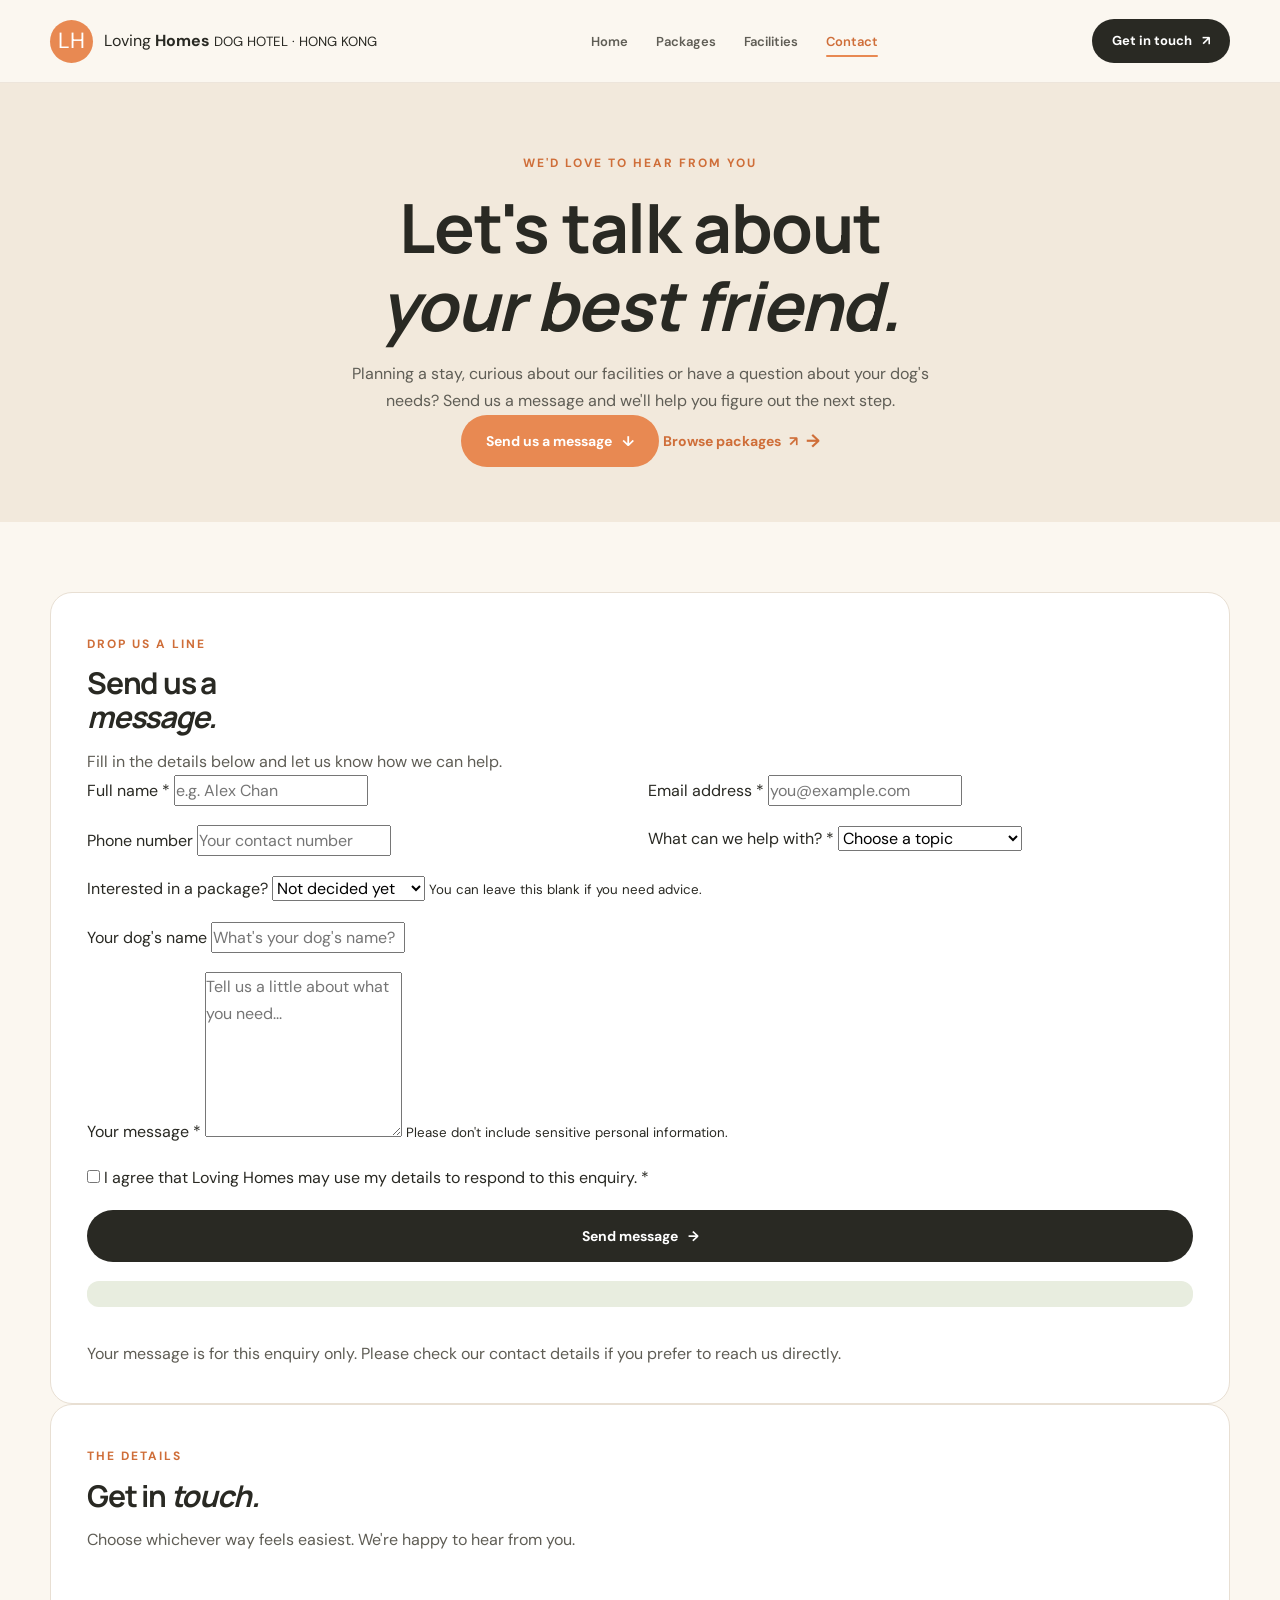
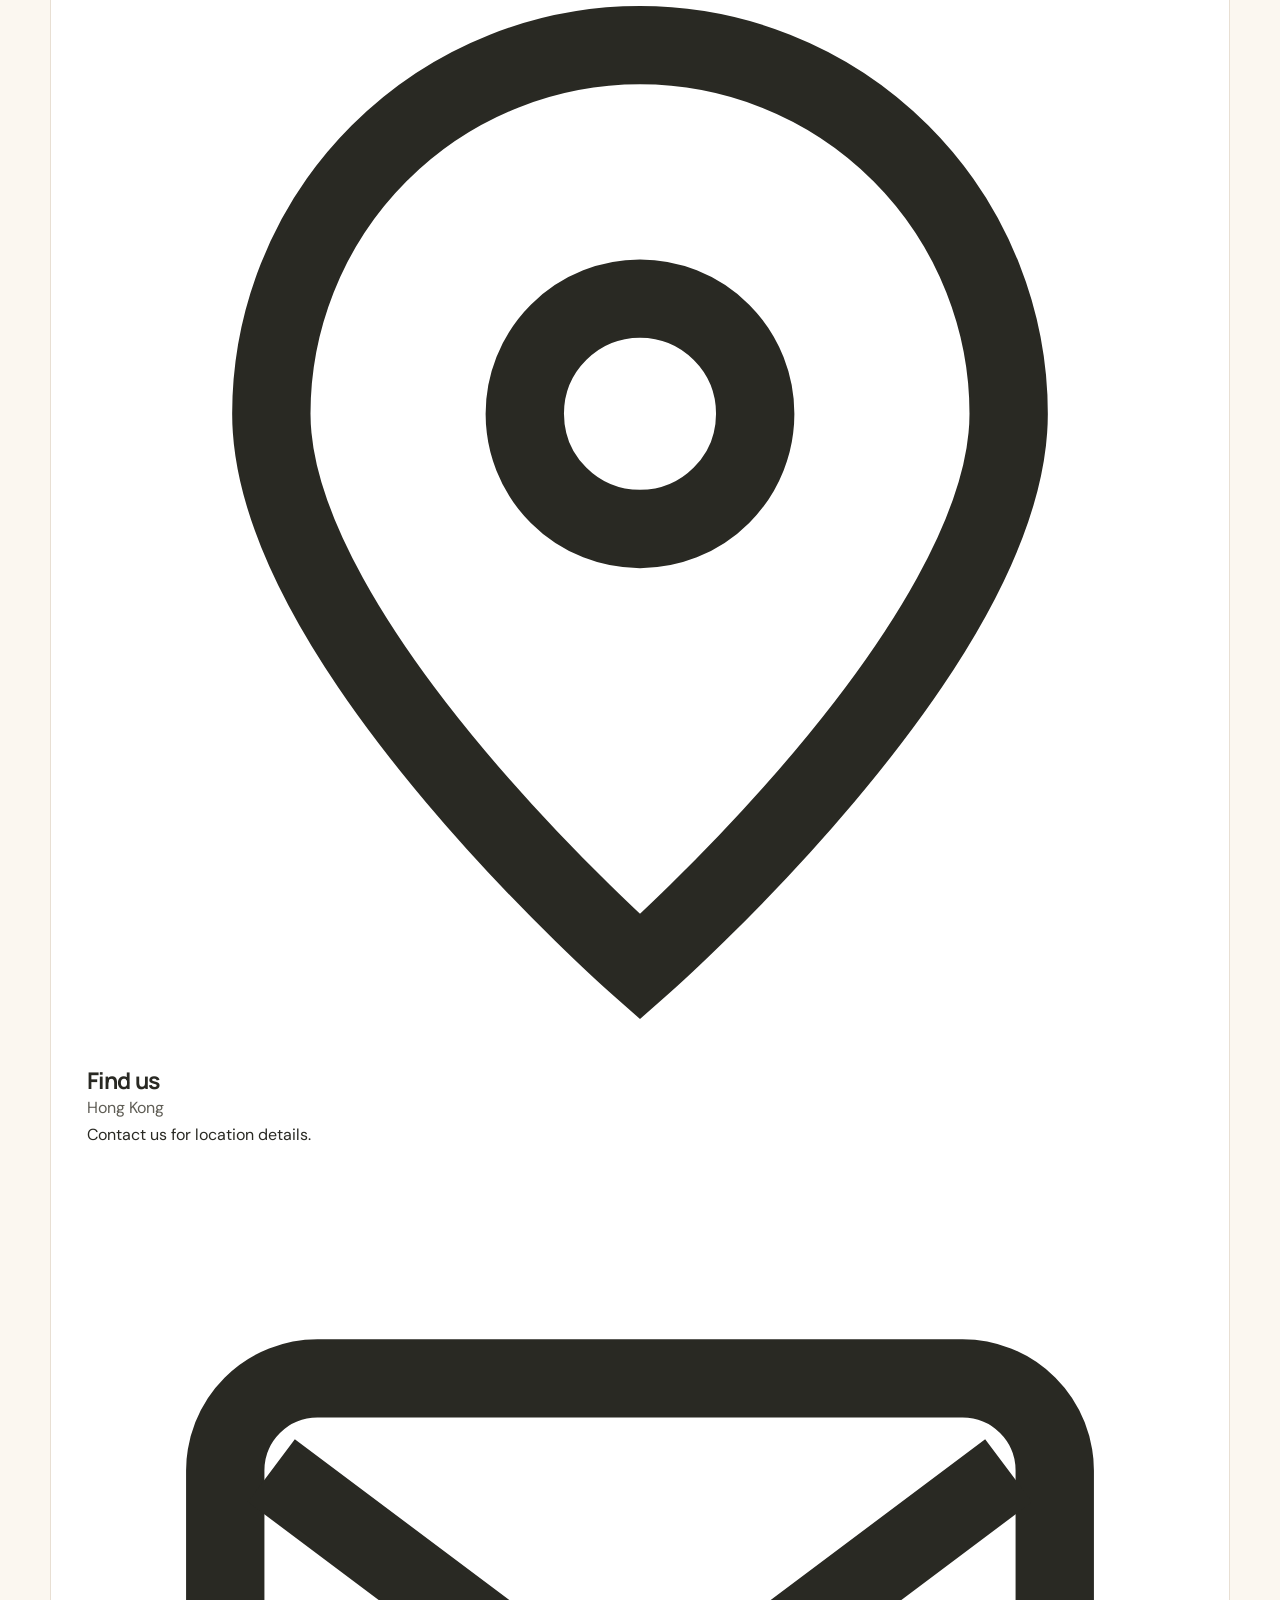
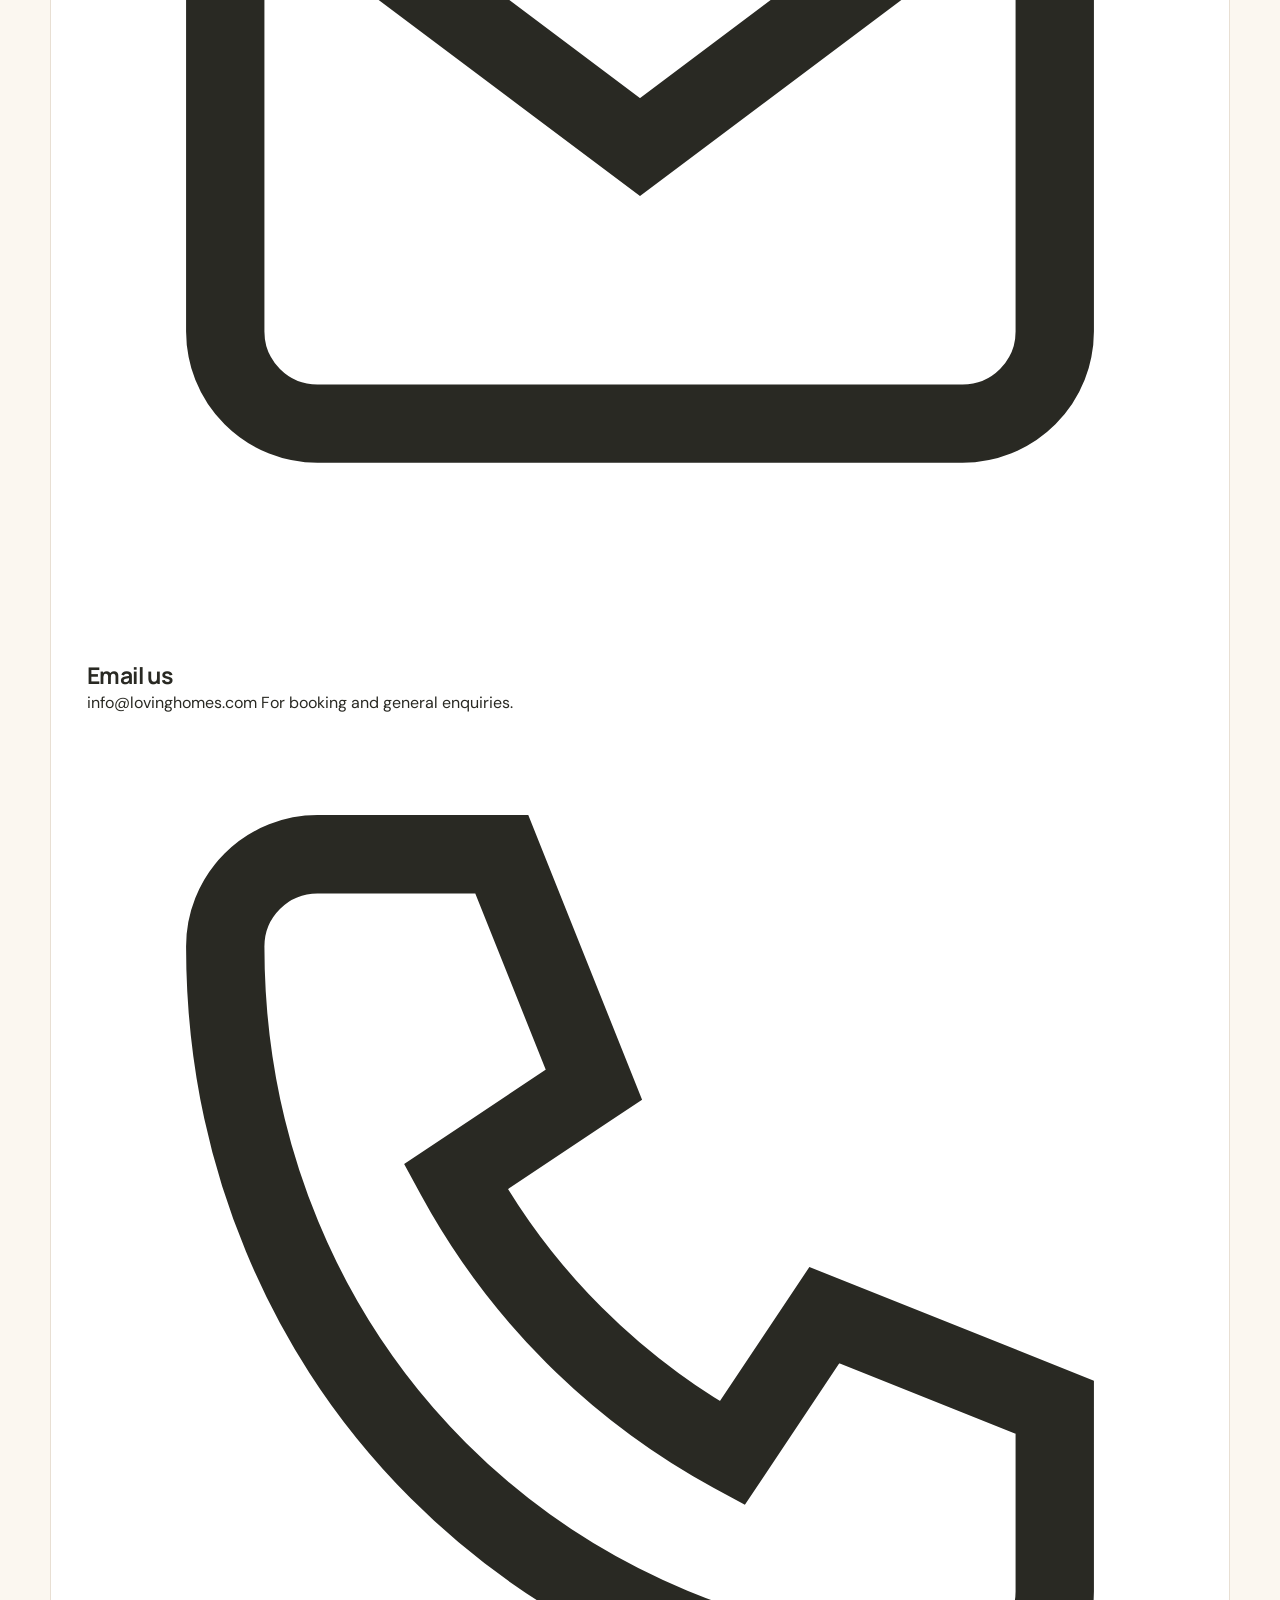
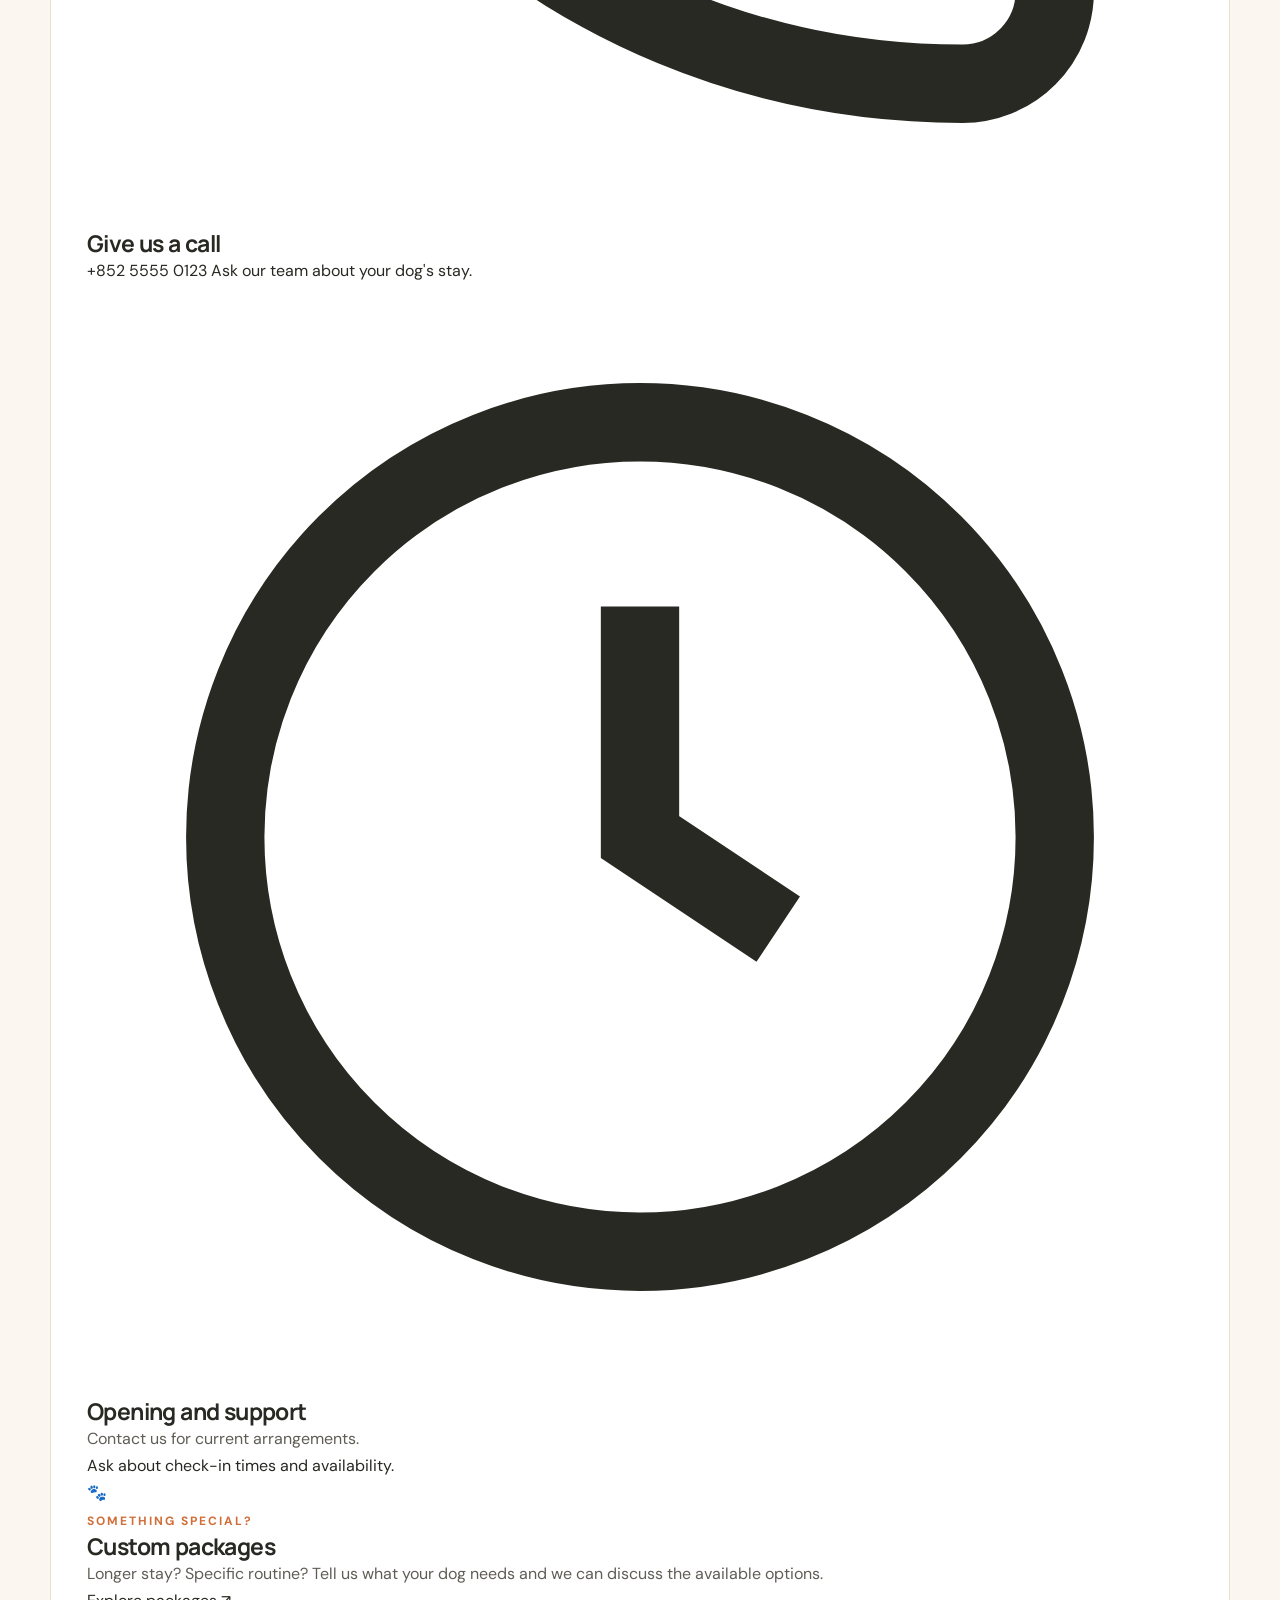
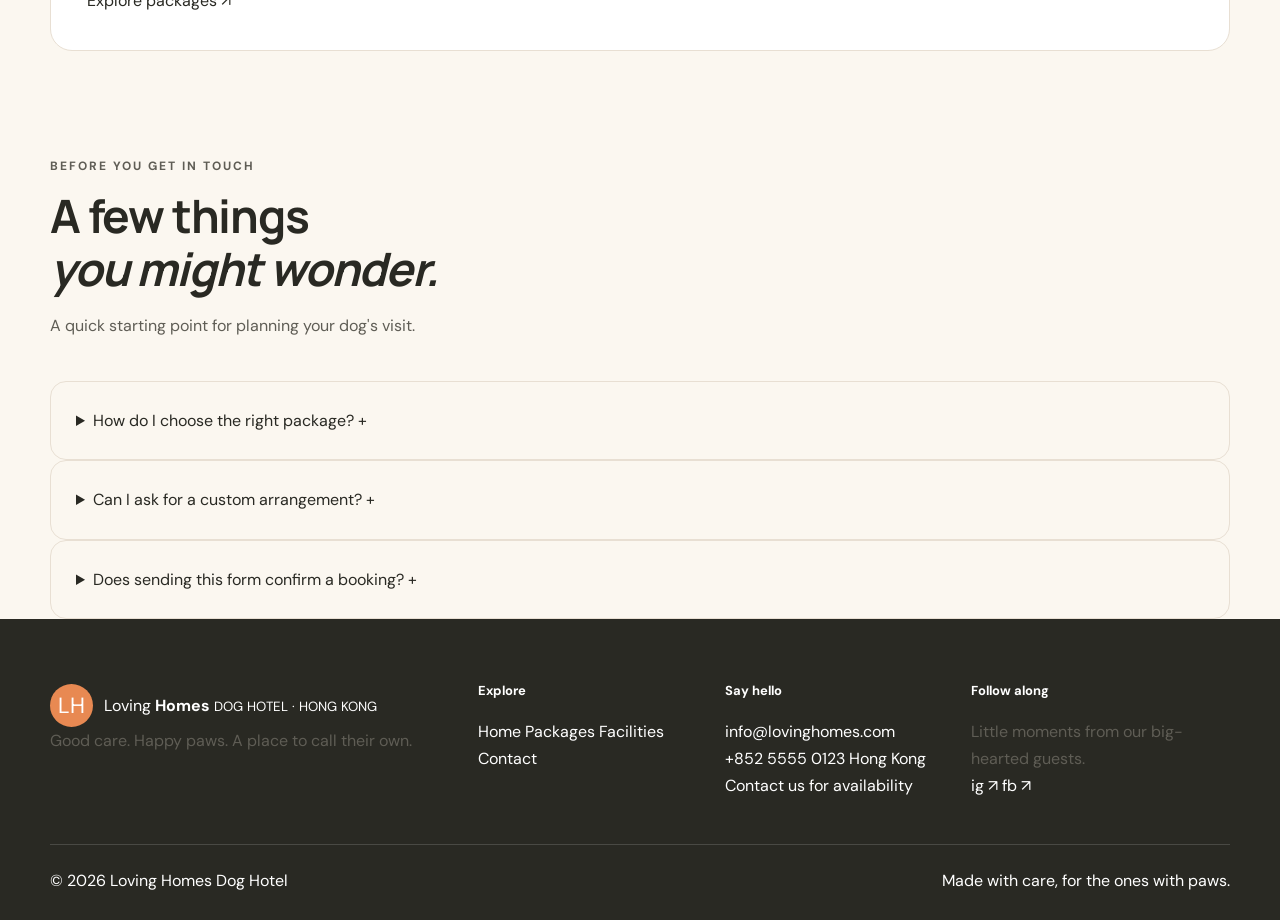
<file: contact.html>
<!DOCTYPE html>
<html lang="en">

<head>
    <meta charset="UTF-8">
    <meta name="viewport" content="width=device-width, initial-scale=1.0">

    <meta name="description"
        content="Contact Loving Homes Dog Hotel in Hong Kong to ask about dog boarding, packages and facilities.">

    <title>Contact Us | Loving Homes</title>

    <link rel="preconnect" href="https://fonts.googleapis.com">
    <link rel="preconnect" href="https://fonts.gstatic.com" crossorigin>

    <link href="https://fonts.googleapis.com/css2?family=DM+Sans:wght@400;500;600;700&family=Manrope:wght@500;600;700;800&display=swap"
        rel="stylesheet">

    <link rel="stylesheet" href="style.css">
    <script src="script.js" defer></script>
</head>

<body>
    
    <header class="site-header">

        <nav class="nav container" aria-label="Main navigation">

            <a class="brand" href="index.html"
                aria-label="Loving Homes home">

                <span class="brand-mark">LH</span>

                <span>
                    Loving <b>Homes</b>
                    <small>DOG HOTEL · HONG KONG</small>
                </span>

            </a>

            <button
                class="menu-toggle"
                type="button"
                aria-expanded="false"
                aria-controls="nav-links"
                aria-label="Open navigation">

                <span></span>
                <span></span>
                <span></span>

            </button>

            <ul class="nav-links" id="nav-links">
                <li><a href="index.html">Home</a></li>
                <li><a href="packages.html">Packages</a></li>
                <li><a href="facilities.html">Facilities</a></li>
                <li><a class="active" href="contact.html">Contact</a></li>
            </ul>

            <a class="button button-dark nav-cta"
                href="#message">
                Get in touch <span aria-hidden="true">↗</span>
            </a>

        </nav>

    </header>


    <main id="main">

        
        <section class="contact-page-hero">

            <div class="container contact-hero-inner">

                <p class="eyebrow">
                    <span class="eyebrow-dot"></span>
                    We'd love to hear from you
                </p>

                <h1>
                    Let's talk about<br>
                    <em>your best friend.</em>
                </h1>

                <p>
                    Planning a stay, curious about our facilities
                    or have a question about your dog's needs?
                    Send us a message and we'll help you figure
                    out the next step.
                </p>

                <div class="contact-hero-links">

                    <a class="button button-orange" href="#message">
                        Send us a message
                        <span aria-hidden="true">↓</span>
                    </a>

                    <a class="text-link"
                        href="packages.html">
                        Browse packages <span>↗</span>
                    </a>

                </div>

            </div>

        </section>


        
        <section class="contact-main container" id="message">

            
            <div class="contact-form-panel">

                <div class="contact-panel-heading">

                    <p class="eyebrow">Drop us a line</p>

                    <h2>
                        Send us a<br>
                        <em>message.</em>
                    </h2>

                    <p>
                        Fill in the details below and let us know
                        how we can help.
                    </p>

                </div>


                <form id="contact-form" class="contact-form"
                    action="#" method="post">

                    <div class="form-row">

                        <div class="form-field">

                            <label for="full-name">
                                Full name <span>*</span>
                            </label>

                            <input
                                type="text"
                                id="full-name"
                                name="fullName"
                                placeholder="e.g. Alex Chan"
                                autocomplete="name"
                                minlength="2"
                                maxlength="80"
                                required>

                        </div>


                        <div class="form-field">

                            <label for="email">
                                Email address <span>*</span>
                            </label>

                            <input
                                type="email"
                                id="email"
                                name="email"
                                placeholder="you@example.com"
                                autocomplete="email"
                                maxlength="120"
                                required>

                        </div>

                    </div>


                    <div class="form-row">

                        <div class="form-field">

                            <label for="phone">
                                Phone number
                            </label>

                            <input
                                type="tel"
                                id="phone"
                                name="phone"
                                placeholder="Your contact number"
                                autocomplete="tel"
                                maxlength="30">

                        </div>


                        <div class="form-field">

                            <label for="subject">
                                What can we help with? <span>*</span>
                            </label>

                            <select
                                id="subject"
                                name="subject"
                                required>

                                <option value="" disabled selected>
                                    Choose a topic
                                </option>

                                <option value="booking">
                                    Booking a stay
                                </option>

                                <option value="packages">
                                    Packages and prices
                                </option>

                                <option value="facilities">
                                    Facilities and services
                                </option>

                                <option value="custom">
                                    Custom package
                                </option>

                                <option value="other">
                                    Something else
                                </option>

                            </select>

                        </div>

                    </div>


                    
                    <div class="form-field">

                        <label for="package">
                            Interested in a package?
                        </label>

                        <select id="package" name="package">

                            <option value="">
                                Not decided yet
                            </option>

                            <option value="day">
                                Day Package
                            </option>

                            <option value="classic">
                                Classic Package
                            </option>

                            <option value="premium">
                                Premium Package
                            </option>

                            <option value="custom">
                                Custom Package
                            </option>

                        </select>

                        <small class="field-hint">
                            You can leave this blank if you need advice.
                        </small>

                    </div>


                    <div class="form-field">

                        <label for="dog-name">
                            Your dog's name
                        </label>

                        <input
                            type="text"
                            id="dog-name"
                            name="dogName"
                            placeholder="What's your dog's name?"
                            maxlength="80">

                    </div>


                    <div class="form-field">

                        <label for="message-text">
                            Your message <span>*</span>
                        </label>

                        <textarea
                            id="message-text"
                            name="message"
                            rows="6"
                            minlength="10"
                            maxlength="2000"
                            placeholder="Tell us a little about what you need..."
                            required></textarea>

                        <small class="field-hint">
                            Please don't include sensitive personal information.
                        </small>

                    </div>


                    <label class="consent-label">

                        <input
                            type="checkbox"
                            id="contact-consent"
                            name="consent"
                            required>

                        <span>
                            I agree that Loving Homes may use my
                            details to respond to this enquiry.
                            <span aria-hidden="true">*</span>
                        </span>

                    </label>


                    <button
                        type="submit"
                        class="button button-dark form-submit">

                        Send message
                        <span aria-hidden="true">→</span>

                    </button>


                    <p class="form-feedback"
                        id="form-feedback"
                        role="status"
                        aria-live="polite"></p>


                    <p class="form-privacy-note">
                        Your message is for this enquiry only.
                        Please check our contact details if you
                        prefer to reach us directly.
                    </p>

                </form>

            </div>


            
            <aside class="contact-details-panel">

                <div class="contact-details-heading">

                    <p class="eyebrow">The details</p>

                    <h2>
                        Get in <em>touch.</em>
                    </h2>

                    <p>
                        Choose whichever way feels easiest.
                        We're happy to hear from you.
                    </p>

                </div>


                <div class="contact-detail-list">

                    
                    <article class="contact-detail">

                        <div class="detail-icon"
                            aria-hidden="true">

                            <svg viewBox="0 0 24 24"
                                fill="none"
                                stroke="currentColor"
                                stroke-width="1.7">

                                <path d="M20 10c0 5-8 12-8 12S4 15 4 10a8 8 0 1 1 16 0Z"/>
                                <circle cx="12" cy="10" r="2.5"/>

                            </svg>

                        </div>

                        <div>

                            <h3>Find us</h3>

                            <p>
                                Hong Kong
                            </p>

                            <span>
                                Contact us for location details.
                            </span>

                        </div>

                    </article>


                
                    <article class="contact-detail">

                        <div class="detail-icon"
                            aria-hidden="true">

                            <svg viewBox="0 0 24 24"
                                fill="none"
                                stroke="currentColor"
                                stroke-width="1.7">

                                <rect x="3" y="5" width="18" height="14" rx="2"/>
                                <path d="m4 7 8 6 8-6"/>

                            </svg>

                        </div>

                        <div>

                            <h3>Email us</h3>

                            <a href="mailto:info@lovinghomes.com">
                                info@lovinghomes.com
                            </a>

                            <span>
                                For booking and general enquiries.
                            </span>

                        </div>

                    </article>


                    
                    <article class="contact-detail">

                        <div class="detail-icon"
                            aria-hidden="true">

                            <svg viewBox="0 0 24 24"
                                fill="none"
                                stroke="currentColor"
                                stroke-width="1.7">

                                <path d="M5 3h4l2 5-3 2a15 15 0 0 0 6 6l2-3 5 2v4a2 2 0 0 1-2 2C10 21 3 14 3 5a2 2 0 0 1 2-2Z"/>

                            </svg>

                        </div>

                        <div>

                            <h3>Give us a call</h3>

                            <a href="tel:+85255550123">
                                +852 5555 0123
                            </a>

                            <span>
                                Ask our team about your dog's stay.
                            </span>

                        </div>

                    </article>


                    
                    <article class="contact-detail">

                        <div class="detail-icon"
                            aria-hidden="true">

                            <svg viewBox="0 0 24 24"
                                fill="none"
                                stroke="currentColor"
                                stroke-width="1.7">

                                <circle cx="12" cy="12" r="9"/>
                                <path d="M12 7v5l3 2"/>

                            </svg>

                        </div>

                        <div>

                            <h3>Opening and support</h3>

                            <p>
                                Contact us for current arrangements.
                            </p>

                            <span>
                                Ask about check-in times and availability.
                            </span>

                        </div>

                    </article>

                </div>


                
                <div class="contact-custom-card">

                    <div class="custom-card-icon"
                        aria-hidden="true">🐾</div>

                    <div>

                        <p class="eyebrow">Something special?</p>

                        <h3>Custom packages</h3>

                        <p>
                            Longer stay? Specific routine?
                            Tell us what your dog needs and
                            we can discuss the available options.
                        </p>

                        <a class="arrow-link"
                            href="packages.html#all-packages">

                            Explore packages
                            <span aria-hidden="true">↗</span>

                        </a>

                    </div>

                </div>

            </aside>

        </section>


        
        <section class="contact-faq">

            <div class="container">

                <div class="section-heading">

                    <div>

                        <p class="eyebrow">Before you get in touch</p>

                        <h2>
                            A few things<br>
                            <em>you might wonder.</em>
                        </h2>

                    </div>

                    <p class="section-description">
                        A quick starting point for planning your dog's visit.
                    </p>

                </div>


                <div class="faq-list">

                    <details class="faq-item">

                        <summary>
                            How do I choose the right package?
                            <span aria-hidden="true">+</span>
                        </summary>

                        <p>
                            Think about your dog's routine and
                            activity level. You can compare our
                            packages online or contact us to discuss
                            which option might suit your dog.
                        </p>

                    </details>


                    <details class="faq-item">

                        <summary>
                            Can I ask for a custom arrangement?
                            <span aria-hidden="true">+</span>
                        </summary>

                        <p>
                            Yes, you can enquire about a custom
                            package. Share your dog's needs and
                            preferred dates so the available
                            arrangements can be discussed.
                        </p>

                    </details>


                    <details class="faq-item">

                        <summary>
                            Does sending this form confirm a booking?
                            <span aria-hidden="true">+</span>
                        </summary>

                        <p>
                            No. Sending an enquiry does not confirm
                            a reservation. Your dates, availability
                            and package details must be confirmed
                            separately with the team.
                        </p>

                    </details>

                </div>

            </div>

        </section>

    </main>


    
    <footer class="site-footer">

        <div class="container footer-main">

            <div class="footer-brand">

                <a class="brand brand-light" href="index.html">

                    <span class="brand-mark">LH</span>

                    <span>
                        Loving <b>Homes</b>
                        <small>DOG HOTEL · HONG KONG</small>
                    </span>

                </a>

                <p>
                    Good care. Happy paws. A place to call their own.
                </p>

            </div>


            <div class="footer-column">

                <h3>Explore</h3>

                <a href="index.html">Home</a>
                <a href="packages.html">Packages</a>
                <a href="facilities.html">Facilities</a>
                <a href="contact.html">Contact</a>

            </div>


            <div class="footer-column">

                <h3>Say hello</h3>

                <a href="mailto:info@lovinghomes.com">
                    info@lovinghomes.com
                </a>

                <a href="tel:+85255550123">
                    +852 5555 0123
                </a>

                <span>Hong Kong</span>
                <span>Contact us for availability</span>

            </div>


            <div class="footer-column footer-social">

                <h3>Follow along</h3>

                <p>
                    Little moments from our big-hearted guests.
                </p>

                <div>

                    <a href="https://instagram.com"
                        aria-label="Instagram">ig ↗</a>

                    <a href="https://facebook.com"
                        aria-label="Facebook">fb ↗</a>

                </div>

            </div>

        </div>


        <div class="container footer-bottom">

            <span>
                © <span data-year>2026</span> Loving Homes Dog Hotel
            </span>

            <span>
                Made with care, for the ones with paws.
            </span>

        </div>

    </footer>

</body>

</html>
</file>
<file: style.css>
:root {
    --cream: #fbf7f0;
    --cream-dark: #f2e9dc;
    --white: #ffffff;
    --orange: #e88952;
    --orange-dark: #cf6e39;
    --peach: #f5d7c2;
    --green: #66765b;
    --green-light: #e8eddf;
    --dark: #292923;
    --text: #5f5d55;
    --muted: #89867d;
    --border: #e8dfd3;

    --font-heading: "Manrope", sans-serif;
    --font-body: "DM Sans", sans-serif;

    --container: 1180px;
    --radius: 22px;
    --radius-small: 12px;

    --shadow: 0 12px 35px rgba(53, 43, 30, 0.07);
}

* {
    box-sizing: border-box;
    margin: 0;
    padding: 0;
}

html {
    scroll-behavior: smooth;
    scroll-padding-top: 100px;
}

body {
    background: var(--cream);
    color: var(--dark);
    font-family: var(--font-body);
    font-size: 16px;
    line-height: 1.7;
    -webkit-font-smoothing: antialiased;
}

img {
    display: block;
    width: 100%;
    max-width: 100%;
    object-fit: cover;
}

a {
    color: inherit;
    text-decoration: none;
}

button,
input,
select,
textarea {
    font: inherit;
}

button,
a {
    -webkit-tap-highlight-color: transparent;
}

button {
    cursor: pointer;
}

ul {
    list-style: none;
}

::selection {
    background: var(--peach);
    color: var(--dark);
}




.container {
    width: min(var(--container), calc(100% - 64px));
    margin-inline: auto;
}

section {
    position: relative;
}

.section {
    padding: 100px 0;
}

.section-small {
    padding: 65px 0;
}

.section-heading {
    max-width: 660px;
    margin-bottom: 42px;
}

.section-heading.center {
    margin-inline: auto;
    text-align: center;
}

.section-heading h2 {
    margin: 12px 0 16px;
}

.section-heading p {
    color: var(--text);
    max-width: 560px;
}

.section-heading.center p {
    margin-inline: auto;
}

.eyebrow {
    display: inline-block;
    color: var(--orange-dark);
    font-size: 12px;
    font-weight: 700;
    letter-spacing: 2px;
    line-height: 1.5;
    text-transform: uppercase;
}

h1,
h2,
h3,
h4 {
    color: var(--dark);
    font-family: var(--font-heading);
    font-weight: 700;
    line-height: 1.15;
    letter-spacing: -1.2px;
}

h1 {
    font-size: clamp(40px, 5.3vw, 70px);
}

h2 {
    font-size: clamp(31px, 3.6vw, 46px);
}

h3 {
    font-size: 23px;
    letter-spacing: -0.6px;
}

p {
    color: var(--text);
}

p + p {
    margin-top: 14px;
}

.text-orange {
    color: var(--orange-dark);
}

.text-green {
    color: var(--green);
}

.text-center {
    text-align: center;
}

.small-text {
    font-size: 13px;
}

.spacer-top {
    margin-top: 30px;
}




.button {
    display: inline-flex;
    align-items: center;
    justify-content: center;
    gap: 10px;
    min-height: 52px;
    padding: 13px 24px;
    border: 1px solid transparent;
    border-radius: 50px;
    font-size: 14px;
    font-weight: 700;
    line-height: 1.3;
    text-align: center;
    transition:
        background 0.25s ease,
        color 0.25s ease,
        border-color 0.25s ease,
        transform 0.25s ease;
}

.button:hover {
    transform: translateY(-2px);
}

.button-dark {
    background: var(--dark);
    color: var(--white);
}

.button-dark:hover {
    background: var(--green);
}

.button-orange {
    background: var(--orange);
    color: var(--white);
}

.button-orange:hover {
    background: var(--orange-dark);
}

.button-outline {
    border-color: var(--border);
    background: transparent;
    color: var(--dark);
}

.button-outline:hover {
    border-color: var(--orange);
    background: var(--white);
}

.button-white {
    background: var(--white);
    color: var(--dark);
}

.button-white:hover {
    background: var(--cream-dark);
}

.text-link {
    display: inline-flex;
    align-items: center;
    gap: 8px;
    color: var(--orange-dark);
    font-size: 14px;
    font-weight: 700;
    transition: gap 0.2s ease;
}

.text-link:hover {
    gap: 13px;
}

.text-link::after {
    content: "→";
    font-size: 18px;
}




.site-header {
    position: sticky;
    z-index: 100;
    top: 0;
    background: rgba(251, 247, 240, 0.96);
    border-bottom: 1px solid rgba(232, 223, 211, 0.75);
    backdrop-filter: blur(14px);
}

.site-header .container {
    min-height: 82px;
    display: flex;
    align-items: center;
    justify-content: space-between;
    gap: 28px;
}

.brand {
    display: inline-flex;
    align-items: center;
    gap: 11px;
    flex-shrink: 0;
}

.brand-mark {
    display: grid;
    place-items: center;
    width: 43px;
    height: 43px;
    border-radius: 50%;
    background: var(--orange);
    color: var(--white);
    font-size: 22px;
}

.brand-text {
    display: flex;
    flex-direction: column;
    line-height: 1.2;
}

.brand-text strong {
    color: var(--dark);
    font-family: var(--font-heading);
    font-size: 19px;
    font-weight: 800;
    letter-spacing: -0.6px;
}

.brand-text small {
    margin-top: 4px;
    color: var(--muted);
    font-size: 10px;
    letter-spacing: 1.2px;
    text-transform: uppercase;
}

.nav {
    display: flex;
    align-items: center;
    gap: 30px;
}

.nav-links {
    display: flex;
    align-items: center;
    gap: 28px;
}

.nav-links a {
    position: relative;
    padding: 8px 0;
    color: var(--text);
    font-size: 13px;
    font-weight: 600;
    transition: color 0.2s ease;
}

.nav-links a:hover,
.nav-links a.active {
    color: var(--orange-dark);
}

.nav-links a.active::after {
    position: absolute;
    right: 0;
    bottom: 1px;
    left: 0;
    height: 2px;
    border-radius: 2px;
    background: var(--orange);
    content: "";
}

.nav-cta {
    min-height: 44px;
    padding: 11px 19px;
    font-size: 13px;
}

.menu-toggle {
    display: none;
    width: 44px;
    height: 44px;
    align-items: center;
    justify-content: center;
    border: 1px solid var(--border);
    border-radius: 50%;
    background: var(--white);
    color: var(--dark);
    font-size: 24px;
}




.home-hero {
    padding: 58px 0 82px;
    overflow: hidden;
}

.home-hero-grid {
    display: grid;
    grid-template-columns: 1.05fr 0.95fr;
    align-items: center;
    gap: 72px;
}

.home-hero-copy {
    padding: 20px 0;
}

.home-hero-copy h1 {
    max-width: 600px;
    margin: 19px 0 22px;
}

.home-hero-copy > p {
    max-width: 490px;
    font-size: 17px;
    line-height: 1.8;
}

.home-hero-actions {
    display: flex;
    align-items: center;
    flex-wrap: wrap;
    gap: 15px;
    margin-top: 30px;
}

.hero-note {
    display: flex;
    align-items: center;
    gap: 12px;
    margin-top: 35px;
}

.hero-note-icon {
    display: grid;
    width: 43px;
    height: 43px;
    flex-shrink: 0;
    place-items: center;
    border-radius: 50%;
    background: var(--green-light);
    font-size: 20px;
}

.hero-note strong {
    display: block;
    color: var(--dark);
    font-size: 13px;
}

.hero-note span {
    display: block;
    color: var(--muted);
    font-size: 12px;
}

.home-hero-image-wrap {
    position: relative;
    min-width: 0;
}

.home-hero-image {
    height: 535px;
    border-radius: 48% 48% 22px 22px;
    background: var(--cream-dark);
}

.home-hero-badge {
    position: absolute;
    right: -20px;
    bottom: 35px;
    max-width: 225px;
    padding: 19px 22px;
    border-radius: 18px;
    background: var(--white);
    box-shadow: var(--shadow);
}

.home-hero-badge strong {
    display: block;
    margin-bottom: 4px;
    font-family: var(--font-heading);
    font-size: 16px;
}

.home-hero-badge span {
    color: var(--text);
    font-size: 12px;
}




.services-section {
    padding: 85px 0;
    background: var(--white);
}

.services-grid {
    display: grid;
    grid-template-columns: repeat(3, minmax(0, 1fr));
    gap: 24px;
}

.service-card {
    padding: 30px;
    border: 1px solid var(--border);
    border-radius: var(--radius);
    background: var(--cream);
    transition: transform 0.25s ease, box-shadow 0.25s ease;
}

.service-card:hover {
    transform: translateY(-5px);
    box-shadow: var(--shadow);
}

.service-icon {
    display: grid;
    width: 55px;
    height: 55px;
    margin-bottom: 22px;
    place-items: center;
    border-radius: 18px;
    background: var(--peach);
    font-size: 25px;
}

.service-card h3 {
    margin-bottom: 12px;
}

.service-card p {
    margin-bottom: 20px;
    font-size: 14px;
    line-height: 1.8;
}




.home-about {
    padding: 100px 0;
}

.home-about-grid {
    display: grid;
    grid-template-columns: 0.95fr 1.05fr;
    align-items: center;
    gap: 75px;
}

.home-about-image {
    height: 470px;
    border-radius: var(--radius);
    background: var(--cream-dark);
}

.home-about-copy h2 {
    margin: 15px 0 22px;
}

.home-about-copy > p {
    margin-bottom: 16px;
}

.check-list {
    display: grid;
    gap: 13px;
    margin: 25px 0 30px;
}

.check-list li {
    display: flex;
    align-items: flex-start;
    gap: 12px;
    color: var(--text);
    font-size: 14px;
}

.check-list li::before {
    display: grid;
    width: 23px;
    height: 23px;
    flex-shrink: 0;
    margin-top: 1px;
    place-items: center;
    border-radius: 50%;
    background: var(--green-light);
    color: var(--green);
    content: "✓";
    font-size: 12px;
    font-weight: 800;
}




.facilities-preview {
    padding: 90px 0;
    background: var(--cream-dark);
}

.facility-preview-grid {
    display: grid;
    grid-template-columns: repeat(3, minmax(0, 1fr));
    gap: 22px;
}

.facility-preview-card {
    overflow: hidden;
    border-radius: var(--radius);
    background: var(--white);
}

.facility-preview-card img {
    height: 240px;
    background: #e5ddd1;
    transition: transform 0.4s ease;
}

.facility-preview-card:hover img {
    transform: scale(1.035);
}

.facility-preview-card .card-copy {
    padding: 23px;
}

.facility-preview-card h3 {
    margin-bottom: 10px;
    font-size: 20px;
}

.facility-preview-card p {
    font-size: 14px;
}




.home-packages {
    padding: 100px 0;
}

.package-grid {
    display: grid;
    grid-template-columns: repeat(3, minmax(0, 1fr));
    align-items: stretch;
    gap: 22px;
}

.package-card {
    position: relative;
    display: flex;
    flex-direction: column;
    padding: 32px 28px;
    border: 1px solid var(--border);
    border-radius: var(--radius);
    background: var(--white);
    transition: transform 0.25s ease, box-shadow 0.25s ease;
}

.package-card:hover {
    transform: translateY(-5px);
    box-shadow: var(--shadow);
}

.package-card.featured {
    border: 2px solid var(--orange);
    background: #fffaf5;
}

.package-tag {
    display: inline-flex;
    align-self: flex-start;
    margin-bottom: 18px;
    padding: 6px 12px;
    border-radius: 30px;
    background: var(--green-light);
    color: var(--green);
    font-size: 11px;
    font-weight: 800;
    letter-spacing: 0.5px;
    text-transform: uppercase;
}

.package-card.featured .package-tag {
    background: var(--peach);
    color: var(--orange-dark);
}

.package-card h3 {
    margin-bottom: 10px;
}

.package-card > p {
    font-size: 14px;
}

.package-price {
    margin: 23px 0;
    color: var(--dark);
    font-family: var(--font-heading);
    font-size: 32px;
    font-weight: 800;
    letter-spacing: -1px;
}

.package-price span {
    color: var(--muted);
    font-family: var(--font-body);
    font-size: 13px;
    font-weight: 400;
    letter-spacing: 0;
}

.package-features {
    display: grid;
    gap: 12px;
    margin: 0 0 28px;
}

.package-features li {
    display: flex;
    gap: 10px;
    color: var(--text);
    font-size: 13px;
}

.package-features li::before {
    color: var(--green);
    content: "✓";
    font-weight: 800;
}

.package-card .button {
    width: 100%;
    margin-top: auto;
}




.page-hero {
    padding: 70px 0 65px;
    overflow: hidden;
    background: var(--cream-dark);
}

.page-hero-grid {
    display: grid;
    grid-template-columns: 1fr 0.85fr;
    align-items: center;
    gap: 65px;
}

.page-hero-copy h1 {
    margin: 16px 0 20px;
}

.page-hero-copy p {
    max-width: 560px;
    font-size: 16px;
}

.page-hero-copy .button {
    margin-top: 27px;
}

.page-hero-image {
    height: 390px;
    border-radius: var(--radius);
    background: #e0d5c6;
}




.package-intro {
    padding: 75px 0 25px;
    text-align: center;
}

.package-intro h2 {
    margin: 13px 0 17px;
}

.package-intro p {
    max-width: 650px;
    margin-inline: auto;
}

.package-page-grid {
    padding: 25px 0 85px;
}

.package-page-grid .package-card {
    padding: 35px;
}

.package-card-image {
    height: 190px;
    margin: -35px -35px 26px;
    width: calc(100% + 70px);
    border-radius: var(--radius) var(--radius) 0 0;
    background: var(--cream-dark);
}

.package-note {
    margin-top: 25px;
    color: var(--muted);
    font-size: 13px;
    text-align: center;
}

.custom-package {
    padding: 65px 0;
    background: var(--green);
}

.custom-package-inner {
    display: flex;
    align-items: center;
    justify-content: space-between;
    gap: 35px;
}

.custom-package h2 {
    max-width: 620px;
    margin: 12px 0;
    color: var(--white);
    font-size: clamp(30px, 3.5vw, 42px);
}

.custom-package p {
    max-width: 600px;
    color: rgba(255, 255, 255, 0.82);
}

.custom-package .eyebrow {
    color: #f4c4a5;
}

.custom-package .button {
    flex-shrink: 0;
}




.facilities-section {
    padding: 45px 0 100px;
}

.facility-list {
    display: grid;
    gap: 70px;
}

.facility-row {
    display: grid;
    grid-template-columns: 1fr 1fr;
    align-items: center;
    gap: 65px;
}

.facility-row-reverse .facility-image {
    order: 2;
}

.facility-row-reverse .facility-copy {
    order: 1;
}

.facility-image {
    height: 370px;
    overflow: hidden;
    border-radius: var(--radius);
    background: var(--cream-dark);
}

.facility-image img {
    height: 100%;
    transition: transform 0.4s ease;
}

.facility-image:hover img {
    transform: scale(1.035);
}

.facility-copy .eyebrow {
    margin-bottom: 14px;
}

.facility-copy h2 {
    margin-bottom: 17px;
    font-size: clamp(29px, 3.1vw, 39px);
}

.facility-copy p {
    margin-bottom: 14px;
}

.facility-feature-row {
    display: flex;
    flex-wrap: wrap;
    gap: 10px;
    margin-top: 22px;
}

.feature-pill {
    padding: 8px 13px;
    border: 1px solid var(--border);
    border-radius: 30px;
    background: var(--white);
    color: var(--text);
    font-size: 12px;
    font-weight: 600;
}




.contact-page-hero {
    padding: 65px 0 55px;
    background: var(--cream-dark);
    text-align: center;
}

.contact-page-hero h1 {
    margin: 13px 0 16px;
}

.contact-page-hero p {
    max-width: 630px;
    margin-inline: auto;
}




.contact-main {
    padding: 70px 0 100px;
}

.contact-grid {
    display: grid;
    grid-template-columns: 1.1fr 0.9fr;
    align-items: start;
    gap: 32px;
}

.contact-form-panel,
.contact-details-panel {
    padding: 36px;
    border: 1px solid var(--border);
    border-radius: var(--radius);
    background: var(--white);
}

.contact-form-panel h2,
.contact-details-panel h2 {
    margin: 10px 0 13px;
    font-size: 30px;
}

.contact-form-panel > p,
.contact-details-panel > p {
    margin-bottom: 26px;
    font-size: 14px;
}

.contact-form {
    display: grid;
    gap: 19px;
}

.form-row {
    display: grid;
    grid-template-columns: 1fr 1fr;
    gap: 16px;
}

.form-group {
    display: flex;
    flex-direction: column;
    gap: 8px;
    min-width: 0;
}

.form-group label {
    color: var(--dark);
    font-size: 13px;
    font-weight: 700;
}

.form-group input,
.form-group select,
.form-group textarea {
    width: 100%;
    min-height: 49px;
    padding: 12px 14px;
    border: 1px solid var(--border);
    border-radius: var(--radius-small);
    outline: none;
    background: var(--cream);
    color: var(--dark);
    font-size: 14px;
    transition: border-color 0.2s ease, box-shadow 0.2s ease;
}

.form-group textarea {
    min-height: 125px;
    resize: vertical;
}

.form-group input::placeholder,
.form-group textarea::placeholder {
    color: #aaa59b;
}

.form-group input:focus,
.form-group select:focus,
.form-group textarea:focus {
    border-color: var(--orange);
    box-shadow: 0 0 0 3px rgba(232, 137, 82, 0.13);
}

.form-group input:invalid:not(:placeholder-shown),
.form-group textarea:invalid:not(:placeholder-shown) {
    border-color: #c65e52;
}

.form-consent {
    display: flex;
    align-items: flex-start;
    gap: 10px;
    color: var(--text);
    font-size: 12px;
}

.form-consent input {
    width: 16px;
    height: 16px;
    flex-shrink: 0;
    margin-top: 4px;
    accent-color: var(--green);
}

.form-submit {
    width: 100%;
    border: 0;
}

.form-feedback {
    padding: 13px 15px;
    border-radius: var(--radius-small);
    background: var(--green-light);
    color: var(--green);
    font-size: 13px;
}

.contact-info-list {
    display: grid;
    gap: 23px;
    margin: 25px 0 30px;
}

.contact-info-item {
    display: flex;
    align-items: flex-start;
    gap: 15px;
}

.contact-info-icon {
    display: grid;
    width: 43px;
    height: 43px;
    flex-shrink: 0;
    place-items: center;
    border-radius: 14px;
    background: var(--peach);
    font-size: 19px;
}

.contact-info-item strong {
    display: block;
    margin-bottom: 3px;
    color: var(--dark);
    font-size: 14px;
}

.contact-info-item p,
.contact-info-item a {
    color: var(--text);
    font-size: 13px;
    overflow-wrap: anywhere;
}

.contact-info-item a:hover {
    color: var(--orange-dark);
}

.contact-details-note {
    padding: 22px;
    border-radius: 16px;
    background: var(--cream);
}

.contact-details-note h3 {
    margin-bottom: 8px;
    font-size: 18px;
}

.contact-details-note p {
    font-size: 13px;
}




.faq-section {
    padding: 80px 0;
    background: var(--white);
}

.faq-grid {
    display: grid;
    grid-template-columns: repeat(2, minmax(0, 1fr));
    gap: 20px;
}

.faq-item {
    padding: 25px;
    border: 1px solid var(--border);
    border-radius: 16px;
    background: var(--cream);
}

.faq-item h3 {
    margin-bottom: 10px;
    font-size: 18px;
}

.faq-item p {
    font-size: 14px;
}




.cta-section {
    padding: 85px 0;
}

.cta-box {
    display: flex;
    align-items: center;
    justify-content: space-between;
    gap: 35px;
    padding: 55px;
    border-radius: 28px;
    background: var(--peach);
}

.cta-copy {
    max-width: 680px;
}

.cta-copy h2 {
    margin: 12px 0 15px;
    font-size: clamp(30px, 3.5vw, 43px);
}

.cta-copy p {
    max-width: 570px;
}

.cta-box .button {
    flex-shrink: 0;
}




.site-footer {
    padding: 65px 0 25px;
    background: var(--dark);
    color: var(--white);
}

.footer-main {
    display: grid;
    grid-template-columns: 1.5fr 0.8fr 0.8fr 1fr;
    gap: 40px;
    padding-bottom: 45px;
}

.footer-brand .brand-text strong {
    color: var(--white);
}

.footer-brand .brand-text small {
    color: #c0bdb3;
}

.footer-description {
    max-width: 300px;
    margin-top: 20px;
    color: #c0bdb3;
    font-size: 13px;
}

.footer-column h3 {
    margin-bottom: 19px;
    color: var(--white);
    font-family: var(--font-body);
    font-size: 13px;
    font-weight: 700;
    letter-spacing: 0;
}

.footer-links {
    display: grid;
    gap: 11px;
}

.footer-links a,
.footer-links li {
    color: #c0bdb3;
    font-size: 13px;
    overflow-wrap: anywhere;
    transition: color 0.2s ease;
}

.footer-links a:hover {
    color: var(--peach);
}

.footer-bottom {
    display: flex;
    align-items: center;
    justify-content: space-between;
    gap: 20px;
    padding-top: 22px;
    border-top: 1px solid rgba(255, 255, 255, 0.15);
}

.footer-bottom p {
    color: #aaa79e;
    font-size: 12px;
}

.footer-bottom-links {
    display: flex;
    flex-wrap: wrap;
    gap: 20px;
}

.footer-bottom-links a {
    color: #c0bdb3;
    font-size: 12px;
}

.footer-bottom-links a:hover {
    color: var(--white);
}




[hidden] {
    display: none !important;
}

:focus-visible {
    outline: 3px solid rgba(232, 137, 82, 0.7);
    outline-offset: 4px;
}

hr {
    height: 1px;
    border: 0;
    background: var(--border);
}

@media (prefers-reduced-motion: reduce) {
    *,
    *::before,
    *::after {
        scroll-behavior: auto !important;
        transition-duration: 0.01ms !important;
        animation-duration: 0.01ms !important;
    }
}




@media (max-width: 1000px) {
    .container {
        width: min(100% - 44px, var(--container));
    }

    .nav-links {
        gap: 17px;
    }

    .nav {
        gap: 18px;
    }

    .home-hero-grid {
        gap: 38px;
    }

    .home-hero-image {
        height: 450px;
    }

    .home-about-grid {
        gap: 42px;
    }

    .page-hero-grid {
        gap: 38px;
    }

    .facility-row {
        gap: 38px;
    }

    .footer-main {
        grid-template-columns: 1.3fr 1fr 1fr;
        gap: 32px;
    }

    .footer-brand {
        grid-column: 1 / -1;
    }

    .footer-description {
        max-width: 450px;
    }
}




@media (max-width: 760px) {
    .container {
        width: calc(100% - 36px);
    }

    .section {
        padding: 70px 0;
    }

    .section-small {
        padding: 48px 0;
    }

    .site-header .container {
        min-height: 72px;
    }

    .menu-toggle {
        display: inline-flex;
    }

    .nav {
        gap: 0;
    }

    .nav-links {
        position: absolute;
        top: calc(100% + 1px);
        right: 0;
        left: 0;
        display: none;
        align-items: stretch;
        gap: 0;
        padding: 12px 22px 20px;
        border-bottom: 1px solid var(--border);
        background: var(--cream);
        box-shadow: 0 12px 20px rgba(53, 43, 30, 0.06);
    }

    .nav-links.is-open {
        display: flex;
        flex-direction: column;
    }

    .nav-links a {
        display: block;
        padding: 13px 4px;
        border-bottom: 1px solid var(--border);
    }

    .nav-links a.active::after {
        display: none;
    }

    .nav-cta {
        display: none;
    }

    .home-hero {
        padding: 38px 0 60px;
    }

    .home-hero-grid,
    .home-about-grid,
    .page-hero-grid {
        grid-template-columns: 1fr;
        gap: 35px;
    }

    .home-hero-copy {
        padding: 0;
    }

    .home-hero-copy h1 {
        font-size: clamp(39px, 10vw, 58px);
    }

    .home-hero-copy > p {
        font-size: 15px;
    }

    .home-hero-image {
        height: 380px;
        border-radius: 38% 38% 18px 18px;
    }

    .home-hero-badge {
        right: 10px;
        bottom: 18px;
    }

    .services-section,
    .facilities-preview {
        padding: 65px 0;
    }

    .services-grid,
    .facility-preview-grid,
    .package-grid {
        grid-template-columns: 1fr;
        gap: 18px;
    }

    .service-card {
        padding: 25px;
    }

    .home-about-image {
        height: 340px;
    }

    .section-heading {
        margin-bottom: 30px;
    }

    .facility-preview-card img {
        height: 250px;
    }

    .package-card {
        padding: 28px;
    }

    .page-hero {
        padding: 48px 0;
    }

    .page-hero-image {
        height: 310px;
    }

    .package-intro {
        padding: 55px 0 20px;
    }

    .package-page-grid {
        padding: 20px 0 60px;
    }

    .package-page-grid .package-card {
        padding: 28px;
    }

    .package-card-image {
        margin: -28px -28px 23px;
        width: calc(100% + 56px);
    }

    .custom-package-inner {
        align-items: flex-start;
        flex-direction: column;
        gap: 25px;
    }

    .custom-package {
        padding: 55px 0;
    }

    .facilities-section {
        padding: 30px 0 65px;
    }

    .facility-list {
        gap: 48px;
    }

    .facility-row {
        grid-template-columns: 1fr;
        gap: 23px;
    }

    .facility-row-reverse .facility-image,
    .facility-row-reverse .facility-copy {
        order: initial;
    }

    .facility-image {
        height: 300px;
    }

    .facility-copy h2 {
        font-size: 31px;
    }

    .contact-page-hero {
        padding: 48px 0;
    }

    .contact-main {
        padding: 45px 0 65px;
    }

    .contact-grid {
        grid-template-columns: 1fr;
        gap: 22px;
    }

    .contact-form-panel,
    .contact-details-panel {
        padding: 25px;
    }

    .form-row {
        grid-template-columns: 1fr;
        gap: 19px;
    }

    .faq-section {
        padding: 60px 0;
    }

    .faq-grid {
        grid-template-columns: 1fr;
    }

    .cta-section {
        padding: 60px 0;
    }

    .cta-box {
        align-items: flex-start;
        flex-direction: column;
        padding: 32px 25px;
        gap: 24px;
    }

    .footer-main {
        grid-template-columns: 1fr 1fr;
        gap: 32px 22px;
    }

    .footer-brand {
        grid-column: 1 / -1;
    }

    .footer-bottom {
        align-items: flex-start;
        flex-direction: column;
    }
}




@media (max-width: 420px) {
    .container {
        width: calc(100% - 28px);
    }

    h1 {
        font-size: 38px;
    }

    h2 {
        font-size: 30px;
    }

    .brand-mark {
        width: 38px;
        height: 38px;
    }

    .brand-text strong {
        font-size: 17px;
    }

    .home-hero-actions {
        align-items: stretch;
        flex-direction: column;
    }

    .home-hero-actions .button {
        width: 100%;
    }

    .home-hero-image {
        height: 310px;
    }

    .home-hero-badge {
        right: 7px;
        bottom: 12px;
        max-width: 195px;
        padding: 14px 16px;
    }

    .page-hero-image {
        height: 250px;
    }

    .facility-image {
        height: 250px;
    }

    .contact-form-panel,
    .contact-details-panel {
        padding: 20px;
    }

    .footer-main {
        grid-template-columns: 1fr;
    }

    .footer-brand {
        grid-column: auto;
    }

    .footer-bottom-links {
        gap: 12px;
    }
}
</file>
